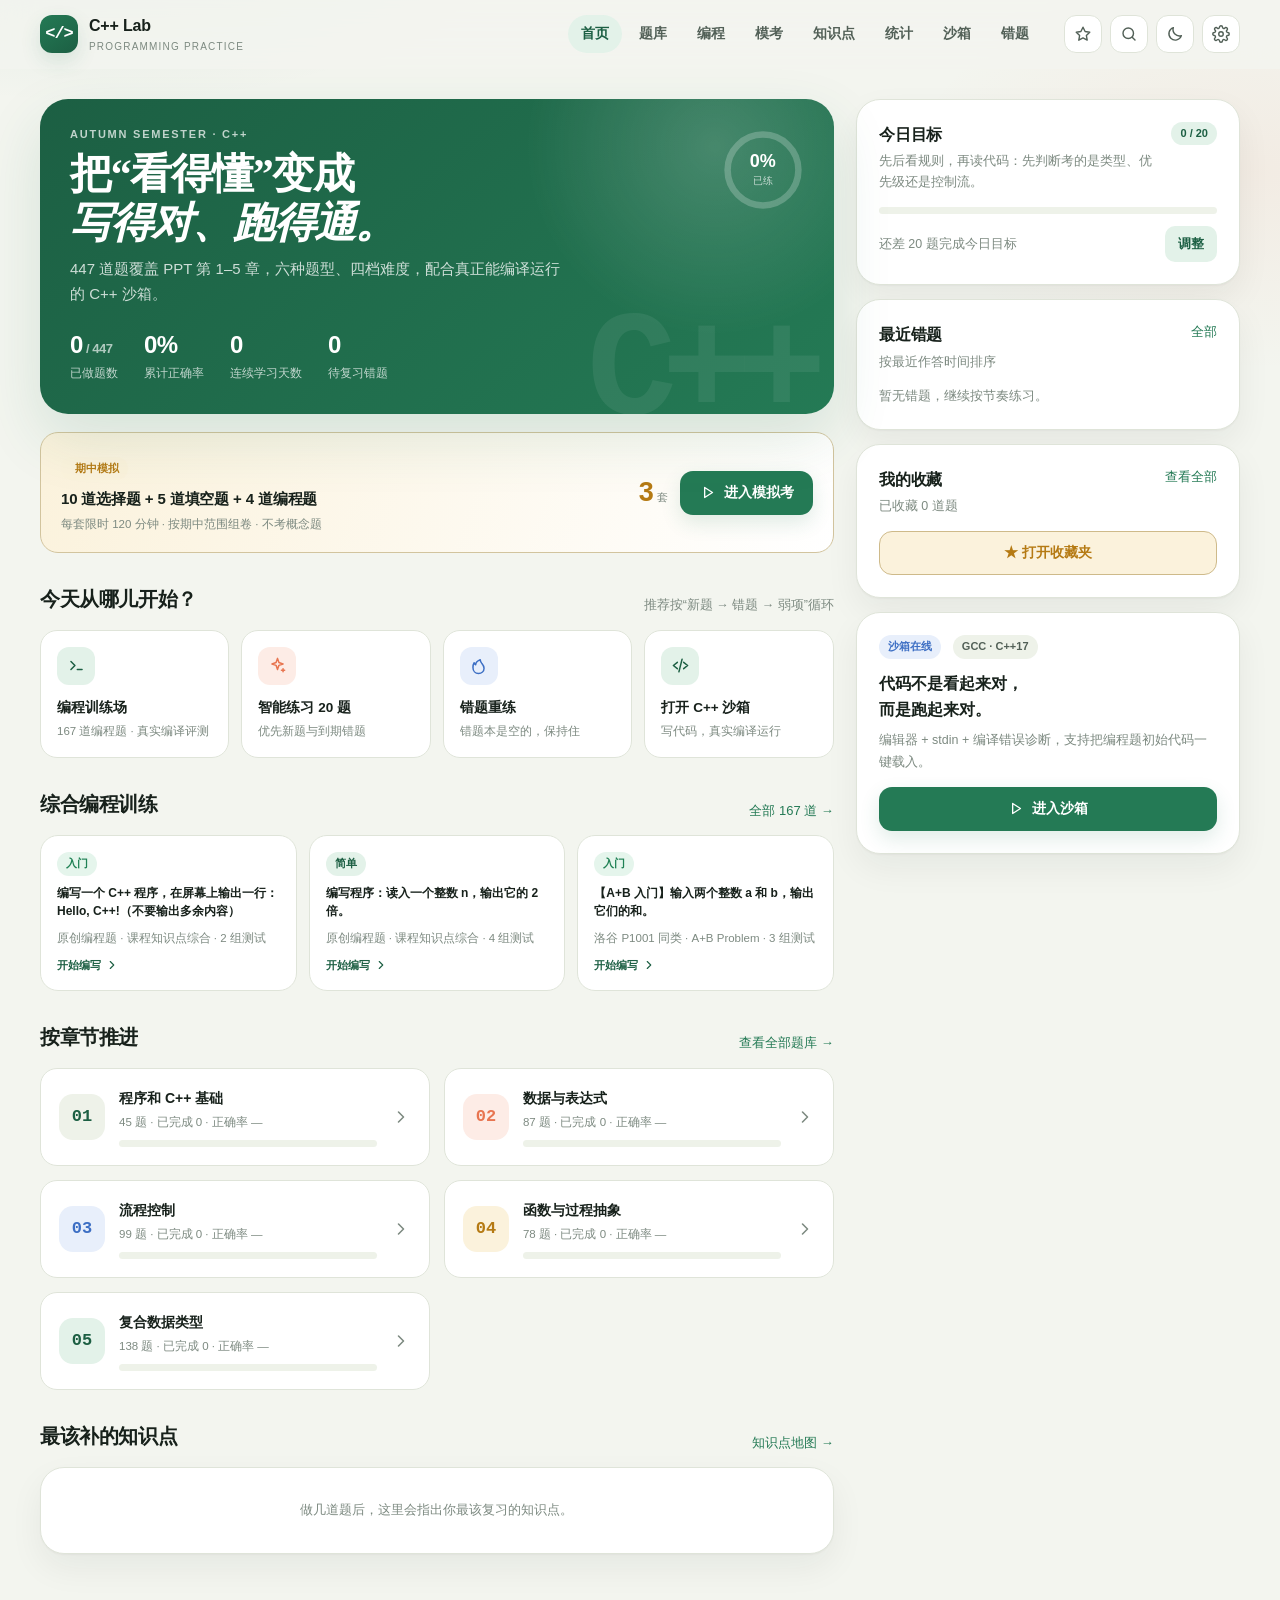
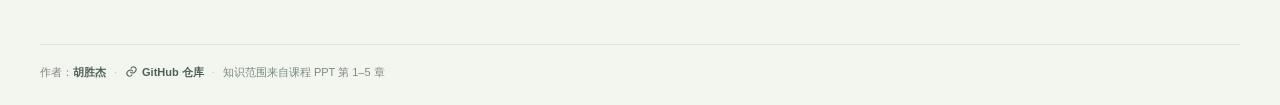
<file: index.html>
<!DOCTYPE html>
<html lang="zh-CN" data-theme="light">
<head>
  <meta charset="UTF-8">
  <meta name="viewport" content="width=device-width, initial-scale=1, viewport-fit=cover">
  <meta name="theme-color" content="#247a55">
  <meta name="description" content="C++ Lab · 程序设计在线练习场：447 道题覆盖课程 PPT 第 1–5 章，支持单选、多选、判断、填空、代码阅读、编程题和真实 C++ 编译沙箱。">
  <meta name="author" content="胡胜杰">
  <meta name="apple-mobile-web-app-capable" content="yes">
  <meta name="apple-mobile-web-app-status-bar-style" content="default">
  <title>C++ Lab · 程序设计练习场</title>
  <link rel="manifest" href="manifest.webmanifest">
  <link rel="apple-touch-icon" href="assets/icon.svg">
  <link rel="icon" href="assets/icon.svg" type="image/svg+xml">
  <link rel="stylesheet" href="assets/css/style.css">
</head>
<body>
  <a class="skip-link" href="#app">跳到主要内容</a>
  <div id="app"><div class="loading-screen"><div class="loader"></div></div></div>
  <noscript><div class="shell" style="padding:40px 0"><h1>C++ Lab 需要启用 JavaScript</h1><p>本站使用浏览器端脚本组织题库、判分与本地记录，请启用 JavaScript 后刷新。</p></div></noscript>
  <script src="data/knowledge.js"></script>
  <script src="data/downloads.js"></script>
  <script src="data/exams.js"></script>
  <script src="assets/js/utils.js"></script>
  <script src="assets/js/sandbox.js"></script>
  <script src="assets/js/app.js"></script>
</body>
</html>
</file>
<file: assets/css/style.css>
/* C++ Lab · 程序设计练习场 */
:root {
  --bg: #f3f5ef; --bg-deco: #e7ebdf; --surface: #ffffff; --surface-2: #f8f9f5; --surface-3: #eef2e9;
  --border: #dfe4d9; --border-strong: #c7cec0; --ink: #17211b; --ink-2: #526057; --ink-3: #7d8a81;
  --accent: #247a55; --accent-2: #1c5f43; --accent-soft: #e3f2e9; --accent-glow: rgba(36, 122, 85, .14);
  --coral: #e87550; --coral-soft: #fdece6; --blue: #3d6fc4; --blue-soft: #e8effb;
  --gold: #b57a13; --gold-soft: #fbf2dc; --bad: #c34848; --bad-soft: #fbeaea; --ok: #1f8154; --ok-soft: #e5f5ec;
  --radius-l: 24px; --radius: 17px; --radius-s: 11px;
  --shadow: 0 1px 2px rgba(24, 37, 29, .04), 0 14px 34px rgba(24, 37, 29, .06);
  --shadow-hover: 0 4px 6px rgba(24, 37, 29, .04), 0 20px 50px rgba(24, 37, 29, .11);
  --mono: ui-monospace, SFMono-Regular, "SF Mono", Menlo, Consolas, "Liberation Mono", monospace;
  --sans: -apple-system, BlinkMacSystemFont, "Segoe UI", "PingFang SC", "Hiragino Sans GB", "Microsoft YaHei", "Noto Sans SC", sans-serif;
  --serif: "Songti SC", "STSong", "Noto Serif SC", Georgia, serif;
  --nav-h: 68px; --ease: cubic-bezier(.2,.8,.2,1);
}
html[data-theme="dark"] {
  --bg: #0f1512; --bg-deco: #17211b; --surface: #161f1a; --surface-2: #1b261f; --surface-3: #223128;
  --border: #2a3a2f; --border-strong: #3d4e43; --ink: #edf3ed; --ink-2: #b1c0b6; --ink-3: #7d9185;
  --accent: #6ed5a4; --accent-2: #95e9c1; --accent-soft: #173527; --accent-glow: rgba(110, 213, 164, .17);
  --coral: #ff9271; --coral-soft: #3b2119; --blue: #8bb3ff; --blue-soft: #1c2c46;
  --gold: #e8bb64; --gold-soft: #362b16; --bad: #f08080; --bad-soft: #3a1d1d; --ok: #73d8a6; --ok-soft: #153424;
  --shadow: 0 1px 2px rgba(0,0,0,.25), 0 14px 34px rgba(0,0,0,.25);
  --shadow-hover: 0 4px 6px rgba(0,0,0,.25), 0 22px 60px rgba(0,0,0,.35);
}
* { box-sizing: border-box; }
html { scroll-behavior: smooth; }
body {
  margin: 0; min-height: 100vh; color: var(--ink); font: 15px/1.65 var(--sans); -webkit-text-size-adjust: 100%; -webkit-tap-highlight-color: transparent;
  background: radial-gradient(900px 500px at 8% -10%, var(--accent-glow), transparent 55%), radial-gradient(700px 400px at 98% 10%, rgba(232,117,80,.075), transparent 50%), var(--bg);
}
body::before { content: ""; position: fixed; inset: 0; pointer-events: none; opacity: .3; z-index: -1; background-image: radial-gradient(var(--border) .7px, transparent .7px); background-size: 18px 18px; mask-image: linear-gradient(to bottom, #000, transparent 70%); }
button, input, select, textarea { font: inherit; color: inherit; }
button { border: 0; background: none; cursor: pointer; }
a { color: var(--accent); text-decoration: none; }
a:hover { text-decoration: underline; }
h1,h2,h3,h4,p { margin: 0; } ul,ol { margin: 0; }
::selection { background: var(--accent); color: #fff; }
:focus-visible { outline: 3px solid var(--accent-glow); outline-offset: 2px; border-radius: 8px; }
.skip-link { position: fixed; left: 12px; top: -80px; z-index: 1000; background: var(--accent); color: #fff; padding: 10px 16px; border-radius: 8px; transition: top .2s; }
.skip-link:focus { top: 12px; }
.shell { width: min(1200px, calc(100% - 40px)); margin: 0 auto; }
.topnav { position: sticky; top: 0; z-index: 80; backdrop-filter: blur(16px); background: color-mix(in srgb, var(--bg) 82%, transparent); border-bottom: 1px solid transparent; transition: border-color .25s, box-shadow .25s; }
.topnav.scrolled { border-color: var(--border); box-shadow: 0 8px 28px rgba(20,30,24,.04); }
.topnav-inner { height: var(--nav-h); display: flex; align-items: center; gap: 22px; }
.brand { display: flex; align-items: center; gap: 11px; color: var(--ink); text-decoration: none; flex: 0 0 auto; }
.brand:hover { text-decoration: none; }
.brand-mark { width: 38px; height: 38px; border-radius: 12px; display: grid; place-items: center; background: linear-gradient(145deg, var(--accent), var(--accent-2)); color: #fff; font: 700 17px/1 var(--mono); letter-spacing: -1px; box-shadow: 0 8px 20px var(--accent-glow); }
html[data-theme="dark"] .brand-mark { color: #102117; }
.brand-name { font-weight: 760; font-size: 16px; letter-spacing: -.2px; }
.brand-sub { display: block; font-size: 10px; color: var(--ink-3); font-weight: 500; letter-spacing: .12em; text-transform: uppercase; }
.nav-links { display: flex; align-items: center; gap: 4px; margin-left: auto; }
.nav-link { padding: 8px 13px; border-radius: 999px; color: var(--ink-2); font-size: 13.5px; font-weight: 620; transition: background .18s, color .18s; }
.nav-link:hover { color: var(--ink); background: var(--surface-3); text-decoration: none; }
.nav-link.active { color: var(--accent-2); background: var(--accent-soft); }
.nav-actions { display: flex; align-items: center; gap: 8px; }
.icon-btn { width: 38px; height: 38px; border-radius: 12px; display: grid; place-items: center; color: var(--ink-2); border: 1px solid var(--border); background: var(--surface); transition: all .18s; }
.icon-btn:hover { color: var(--ink); border-color: var(--border-strong); transform: translateY(-1px); }
.icon-btn svg { width: 18px; height: 18px; }
.mobile-tabbar { display: none; }
.page { padding: 30px 0 90px; min-height: calc(100vh - var(--nav-h)); }
.page.narrow { max-width: 880px; margin: 0 auto; }
.fade-in { animation: fadeUp .45s var(--ease) both; }
@keyframes fadeUp { from { opacity: 0; transform: translateY(12px); } to { opacity: 1; transform: none; } }
@keyframes popIn { from { opacity: 0; transform: scale(.96); } to { opacity: 1; transform: none; } }
@keyframes spin { to { transform: rotate(360deg); } }
@keyframes slideIn { from { transform: translateX(100%); } }
@keyframes pulse { 50% { opacity: .3; } }
.kicker { color: var(--accent); font: 700 11px/1 var(--sans); letter-spacing: .16em; text-transform: uppercase; margin-bottom: 10px; }
.display { font-family: var(--serif); font-size: clamp(30px, 4.2vw, 52px); line-height: 1.14; letter-spacing: -.035em; font-weight: 700; }
.display em { font-style: normal; color: var(--accent); }
.lede { color: var(--ink-2); font-size: 16px; max-width: 660px; line-height: 1.75; }
.muted { color: var(--ink-3); } .small { font-size: 12.5px; } .tiny { font-size: 11.5px; } .mono { font-family: var(--mono); }
.row { display: flex; align-items: center; gap: 12px; } .row.wrap { flex-wrap: wrap; } .row.between { justify-content: space-between; }
.stack { display: flex; flex-direction: column; gap: 14px; }
.grid-2 { display: grid; grid-template-columns: repeat(2, minmax(0,1fr)); gap: 16px; }
.grid-3 { display: grid; grid-template-columns: repeat(3, minmax(0,1fr)); gap: 16px; }
.grid-4 { display: grid; grid-template-columns: repeat(4, minmax(0,1fr)); gap: 14px; }
.home-grid { display: grid; grid-template-columns: minmax(0,1.55fr) minmax(280px,.75fr); gap: 22px; align-items: start; }
.section-head { display: flex; align-items: end; justify-content: space-between; gap: 16px; margin: 30px 0 14px; }
.section-head h2 { font-size: 20px; letter-spacing: -.02em; }
.section-head .hint { color: var(--ink-3); font-size: 12.5px; }
.section-head a { font-size: 13px; }
.divider { height: 1px; background: var(--border); margin: 18px 0; }
.btn { display: inline-flex; align-items: center; justify-content: center; gap: 8px; min-height: 42px; padding: 10px 18px; border-radius: 13px; font-weight: 680; font-size: 13.5px; border: 1px solid transparent; transition: transform .16s var(--ease), box-shadow .16s, background .16s, color .16s, border-color .16s; white-space: nowrap; user-select: none; }
.btn svg { width: 17px; height: 17px; }
.btn:hover { transform: translateY(-1px); text-decoration: none; } .btn:active { transform: translateY(0); }
.btn:disabled { opacity: .45; cursor: not-allowed; transform: none; box-shadow: none; }
.btn-primary { background: var(--accent); color: #fff; box-shadow: 0 8px 20px var(--accent-glow); }
.btn-primary:hover { background: var(--accent-2); box-shadow: 0 12px 26px var(--accent-glow); }
html[data-theme="dark"] .btn-primary { color: #102117; }
.btn-ink { background: var(--ink); color: var(--surface); }
.btn-ghost { border-color: var(--border); background: var(--surface); color: var(--ink-2); }
.btn-ghost:hover { color: var(--ink); border-color: var(--border-strong); background: var(--surface-2); }
.btn-soft { background: var(--accent-soft); color: var(--accent-2); }
.btn-danger { background: var(--bad-soft); color: var(--bad); }
.btn-sm { min-height: 34px; padding: 7px 12px; border-radius: 10px; font-size: 12.5px; }
.btn-lg { min-height: 50px; padding: 13px 24px; border-radius: 15px; font-size: 14.5px; }
.btn-block { width: 100%; } .btn-icon { width: 42px; padding: 0; }
.pill { display: inline-flex; align-items: center; gap: 5px; padding: 4px 9px; border-radius: 999px; background: var(--surface-3); color: var(--ink-2); font-size: 11px; font-weight: 650; line-height: 1.4; white-space: nowrap; }
.pill.accent { background: var(--accent-soft); color: var(--accent-2); } .pill.coral { background: var(--coral-soft); color: var(--coral); }
.pill.blue { background: var(--blue-soft); color: var(--blue); } .pill.gold { background: var(--gold-soft); color: var(--gold); }
.pill.ok { background: var(--ok-soft); color: var(--ok); } .pill.bad { background: var(--bad-soft); color: var(--bad); }
.chip { display: inline-flex; align-items: center; gap: 6px; padding: 7px 12px; border-radius: 999px; border: 1px solid var(--border); color: var(--ink-2); background: var(--surface); font-size: 12px; font-weight: 600; transition: all .15s; white-space: nowrap; }
.chip:hover { border-color: var(--border-strong); color: var(--ink); } .chip.active { background: var(--ink); color: var(--surface); border-color: var(--ink); }
.chip .count { opacity: .65; font-variant-numeric: tabular-nums; }
.card { background: var(--surface); border: 1px solid var(--border); border-radius: var(--radius-l); box-shadow: var(--shadow); padding: 22px; }
.card.flat { box-shadow: none; }
.card.hoverable { transition: transform .2s var(--ease), box-shadow .2s, border-color .2s; }
.card.hoverable:hover { transform: translateY(-3px); box-shadow: var(--shadow-hover); border-color: var(--border-strong); }
.card-head { display: flex; align-items: flex-start; justify-content: space-between; gap: 16px; margin-bottom: 14px; }
.card-head h3 { font-size: 16px; letter-spacing: -.01em; } .card-head p { color: var(--ink-3); font-size: 12.5px; margin-top: 3px; }
.hero { position: relative; overflow: hidden; border-radius: 28px; padding: 30px; background: radial-gradient(circle at 85% 15%, rgba(255,255,255,.17), transparent 26%), linear-gradient(140deg, var(--accent-2), var(--accent)); color: #fff; box-shadow: 0 24px 60px var(--accent-glow); }
.hero::after { content: "C++"; position: absolute; right: 22px; bottom: -35px; font: 800 150px/1 var(--mono); color: rgba(255,255,255,.07); letter-spacing: -.1em; pointer-events: none; }
.hero h1 { font-family: var(--serif); font-size: clamp(26px,3.4vw,42px); line-height: 1.16; letter-spacing: -.03em; max-width: 520px; }
.hero p { color: rgba(255,255,255,.78); margin-top: 10px; max-width: 500px; }
html[data-theme="dark"] .hero { color: #102117; } html[data-theme="dark"] .hero p { color: rgba(16,33,23,.72); }
.hero-stats { display: flex; gap: 26px; flex-wrap: wrap; margin-top: 24px; position: relative; z-index: 1; }
.hero-stat b { display: block; font-size: 24px; line-height: 1.2; font-weight: 760; letter-spacing: -.02em; } .hero-stat span { font-size: 11.5px; opacity: .72; }
.ring { position: relative; width: 82px; height: 82px; flex: 0 0 auto; } .ring svg { transform: rotate(-90deg); }
.ring circle { fill: none; stroke-width: 7; } .ring .ring-bg { stroke: rgba(255,255,255,.22); } .ring .ring-fg { stroke: #fff; stroke-linecap: round; transition: stroke-dashoffset .7s var(--ease); }
html[data-theme="dark"] .ring .ring-bg { stroke: rgba(16,33,23,.16); } html[data-theme="dark"] .ring .ring-fg { stroke: #102117; }
.ring-label { position: absolute; inset: 0; display: grid; place-content: center; text-align: center; }
.ring-label b { font-size: 18px; line-height: 1; } .ring-label span { font-size: 9.5px; opacity: .7; margin-top: 3px; }
.stat-card { padding: 18px; border-radius: var(--radius); background: var(--surface); border: 1px solid var(--border); }
.stat-card .stat-label { color: var(--ink-3); font-size: 11.5px; font-weight: 600; }
.stat-card .stat-value { font-size: 26px; font-weight: 760; letter-spacing: -.03em; line-height: 1.25; margin-top: 4px; }
.stat-card .stat-value small { font-size: 12px; color: var(--ink-3); font-weight: 500; }
.stat-card .stat-sub { color: var(--ink-3); font-size: 11.5px; margin-top: 2px; }
.progress { height: 7px; background: var(--surface-3); border-radius: 999px; overflow: hidden; }
.progress > i { display: block; height: 100%; border-radius: inherit; background: linear-gradient(90deg, var(--accent), var(--coral)); transition: width .5s var(--ease); }
.progress.thin { height: 4px; } .progress.gold > i { background: linear-gradient(90deg, var(--gold), #e7b855); }
.chapter-grid { display: grid; grid-template-columns: repeat(2, minmax(0,1fr)); gap: 14px; }
.chapter-card { position: relative; display: grid; grid-template-columns: 46px 1fr auto; gap: 14px; align-items: center; padding: 18px; border: 1px solid var(--border); border-radius: var(--radius); background: var(--surface); text-align: left; color: var(--ink); transition: all .2s var(--ease); }
.chapter-card:hover { transform: translateY(-2px); border-color: var(--border-strong); box-shadow: var(--shadow-hover); text-decoration: none; }
.chapter-num { width: 46px; height: 46px; border-radius: 14px; display: grid; place-items: center; background: var(--surface-3); font: 700 17px/1 var(--mono); color: var(--accent-2); }
.chapter-card:nth-child(2) .chapter-num { background: var(--coral-soft); color: var(--coral); } .chapter-card:nth-child(3) .chapter-num { background: var(--blue-soft); color: var(--blue); }
.chapter-card:nth-child(4) .chapter-num { background: var(--gold-soft); color: var(--gold); } .chapter-card:nth-child(5) .chapter-num { background: var(--accent-soft); color: var(--accent-2); }
.chapter-title { font-weight: 700; font-size: 14px; } .chapter-meta { color: var(--ink-3); font-size: 11.5px; margin-top: 3px; }
.chapter-arrow { color: var(--ink-3); width: 20px; height: 20px; }
.topic-list { display: flex; flex-direction: column; }
.topic-row { display: grid; grid-template-columns: minmax(0,1fr) auto; align-items: center; gap: 12px; padding: 14px 0; border-bottom: 1px solid var(--border); }
.topic-row:last-child { border-bottom: 0; } .topic-row h4 { font-size: 13.5px; } .topic-row p { font-size: 11.5px; color: var(--ink-3); margin-top: 3px; }
.quick-grid { display: grid; grid-template-columns: repeat(3, minmax(0,1fr)); gap: 12px; }
.quick-card { text-align: left; padding: 16px; border: 1px solid var(--border); border-radius: var(--radius); background: var(--surface); transition: all .2s var(--ease); }
.quick-card:hover { transform: translateY(-2px); box-shadow: var(--shadow-hover); border-color: var(--border-strong); }
.quick-icon { width: 38px; height: 38px; border-radius: 12px; display: grid; place-items: center; margin-bottom: 12px; background: var(--accent-soft); color: var(--accent-2); }
.quick-card:nth-child(2) .quick-icon { background: var(--coral-soft); color: var(--coral); }
.quick-card:nth-child(3) .quick-icon { background: var(--blue-soft); color: var(--blue); }
.quick-icon svg { width: 19px; height: 19px; } .quick-title { font-weight: 700; font-size: 13.5px; } .quick-sub { color: var(--ink-3); font-size: 11.5px; margin-top: 3px; }
.filter-panel { padding: 16px; border: 1px solid var(--border); border-radius: var(--radius-l); background: var(--surface); box-shadow: var(--shadow); }
.filter-grid { display: grid; grid-template-columns: repeat(5, minmax(0,1fr)); gap: 10px; }
.field { display: flex; flex-direction: column; gap: 5px; }
.field > span { font-size: 10.5px; color: var(--ink-3); font-weight: 700; letter-spacing: .08em; text-transform: uppercase; }
.select, .input { width: 100%; min-height: 40px; padding: 8px 11px; border-radius: 10px; border: 1px solid var(--border); background: var(--surface-2); color: var(--ink); outline: none; transition: border-color .15s, box-shadow .15s; }
.select:focus, .input:focus { border-color: var(--accent); box-shadow: 0 0 0 3px var(--accent-glow); }
.search-box { position: relative; } .search-box svg { position: absolute; left: 12px; top: 50%; transform: translateY(-50%); width: 16px; height: 16px; color: var(--ink-3); pointer-events: none; }
.search-box .input { padding-left: 35px; }
.filter-foot { display: flex; align-items: center; justify-content: space-between; gap: 12px; margin-top: 14px; flex-wrap: wrap; }
.result-count { color: var(--ink-2); font-size: 13px; } .result-count b { color: var(--ink); font-size: 18px; }
.question-list { display: flex; flex-direction: column; gap: 10px; }
.q-list-item { display: grid; grid-template-columns: 42px minmax(0,1fr) auto; gap: 13px; align-items: center; padding: 14px 16px; border: 1px solid var(--border); border-radius: var(--radius); background: var(--surface); text-align: left; color: var(--ink); width: 100%; transition: all .16s; }
.q-list-item:hover { border-color: var(--accent); background: var(--surface-2); }
.q-index { font: 650 11px/1 var(--mono); color: var(--ink-3); }
.q-list-stem { font-size: 13.5px; font-weight: 600; display: -webkit-box; -webkit-line-clamp: 2; -webkit-box-orient: vertical; overflow: hidden; }
.q-list-meta { display: flex; align-items: center; gap: 6px; flex-wrap: wrap; margin-top: 5px; }
.q-status { width: 4px; height: 34px; border-radius: 999px; background: var(--border); }
.q-status.ok { background: var(--ok); } .q-status.bad { background: var(--bad); }
.quiz-top { display: flex; align-items: center; gap: 14px; margin-bottom: 14px; }
.quiz-progress { flex: 1; } .quiz-progress .track { height: 5px; border-radius: 999px; background: var(--surface-3); overflow: hidden; }
.quiz-progress .track i { display: block; height: 100%; background: var(--accent); border-radius: inherit; transition: width .35s var(--ease); }
.quiz-title { font-size: 14px; font-weight: 700; } .quiz-counter { font: 600 12px/1 var(--mono); color: var(--ink-3); }
.question-card { padding: 26px; }
.q-meta { display: flex; align-items: center; gap: 7px; flex-wrap: wrap; margin-bottom: 16px; }
.q-stem { font-size: 19px; line-height: 1.7; font-weight: 650; letter-spacing: -.015em; } .q-hint { color: var(--ink-3); font-size: 12.5px; margin-top: 8px; }
.code-block { margin: 17px 0; border-radius: 14px; overflow: hidden; border: 1px solid var(--border); background: #111814; color: #dbe9df; }
html[data-theme="dark"] .code-block { background: #0b100d; }
.code-bar { display: flex; align-items: center; gap: 6px; padding: 9px 13px; background: rgba(255,255,255,.04); border-bottom: 1px solid rgba(255,255,255,.07); }
.code-bar i { width: 8px; height: 8px; border-radius: 50%; background: #ff6b5f; } .code-bar i:nth-child(2) { background: #f7bd4c; } .code-bar i:nth-child(3) { background: #4ccf75; }
.code-bar span { margin-left: 7px; font: 600 10px/1 var(--mono); color: rgba(255,255,255,.48); letter-spacing: .1em; }
.code-block pre { margin: 0; padding: 15px 17px; overflow-x: auto; }
.code-block code { font: 12.8px/1.72 var(--mono); white-space: pre; tab-size: 4; }
.code-wrap { margin-top: 16px; }
.options { display: flex; flex-direction: column; gap: 9px; margin-top: 20px; }
.opt { display: grid; grid-template-columns: 28px minmax(0,1fr); gap: 11px; align-items: start; padding: 13px 15px; border: 1px solid var(--border); border-radius: 13px; text-align: left; color: var(--ink); background: var(--surface); transition: all .16s var(--ease); }
.opt:hover:not(:disabled) { border-color: var(--accent); background: var(--accent-soft); transform: translateX(2px); }
.opt:disabled { cursor: default; }
.opt-key { width: 27px; height: 27px; border-radius: 8px; background: var(--surface-3); display: grid; place-items: center; font: 700 11.5px/1 var(--mono); color: var(--ink-2); }
.opt-text { font-size: 14px; line-height: 1.6; padding-top: 2px; }
.opt.sel { border-color: var(--accent); background: var(--accent-soft); box-shadow: 0 0 0 2px var(--accent-glow); } .opt.sel .opt-key { background: var(--accent); color: #fff; }
.opt.correct { border-color: var(--ok); background: var(--ok-soft); } .opt.correct .opt-key { background: var(--ok); color: #fff; }
.opt.wrong { border-color: var(--bad); background: var(--bad-soft); } .opt.wrong .opt-key { background: var(--bad); color: #fff; }
.opt.missed { border-color: var(--ok); border-style: dashed; }
.judge-row { display: grid; grid-template-columns: 1fr 1fr; gap: 12px; margin-top: 20px; }
.judge-btn { padding: 24px; border-radius: 16px; border: 1px solid var(--border); background: var(--surface); font-weight: 700; font-size: 15px; transition: all .16s; }
.judge-btn:hover:not(:disabled) { border-color: var(--accent); background: var(--accent-soft); } .judge-btn.sel { border-color: var(--accent); background: var(--accent-soft); }
.judge-btn.correct { border-color: var(--ok); background: var(--ok-soft); } .judge-btn.wrong { border-color: var(--bad); background: var(--bad-soft); }
.fill-list { display: flex; flex-direction: column; gap: 12px; margin-top: 18px; }
.fill-row { display: flex; flex-direction: column; gap: 5px; } .fill-row label { font-size: 11px; color: var(--ink-3); font-weight: 700; }
.fill-input { min-height: 46px; padding: 10px 14px; border-radius: 12px; border: 1px solid var(--border); background: var(--surface-2); font-family: var(--mono); font-size: 14px; outline: none; }
.fill-input:focus { border-color: var(--accent); box-shadow: 0 0 0 3px var(--accent-glow); }
.fill-input.correct { border-color: var(--ok); background: var(--ok-soft); } .fill-input.wrong { border-color: var(--bad); background: var(--bad-soft); }
.fill-tip { margin-top: 12px; color: var(--ink-3); font-size: 11.5px; line-height: 1.7; }
.feedback { margin-top: 20px; border-radius: 16px; border: 1px solid var(--border); overflow: hidden; animation: fadeUp .3s var(--ease); }
.feedback.ok { border-color: color-mix(in srgb, var(--ok) 40%, var(--border)); } .feedback.bad { border-color: color-mix(in srgb, var(--bad) 40%, var(--border)); }
.feedback-head { display: flex; align-items: center; gap: 9px; padding: 13px 16px; font-weight: 750; font-size: 13px; }
.feedback.ok .feedback-head { background: var(--ok-soft); color: var(--ok); } .feedback.bad .feedback-head { background: var(--bad-soft); color: var(--bad); }
.feedback-head svg { width: 18px; height: 18px; }
.feedback-body { padding: 16px; font-size: 13.5px; line-height: 1.8; color: var(--ink-2); white-space: pre-wrap; }
.answer-line { margin-top: 10px; padding-top: 11px; border-top: 1px dashed var(--border); color: var(--ink); }
.source-line { margin-top: 11px; font-size: 11.5px; color: var(--ink-3); display: flex; gap: 6px; align-items: flex-start; }
.source-line svg { width: 13px; height: 13px; margin-top: 3px; flex: 0 0 auto; }
.quiz-actions { position: sticky; bottom: 14px; margin-top: 18px; display: flex; gap: 9px; padding: 10px; border: 1px solid var(--border); border-radius: 17px; background: color-mix(in srgb, var(--surface) 92%, transparent); backdrop-filter: blur(14px); box-shadow: var(--shadow); z-index: 20; }
.quiz-actions .spacer { flex: 1; } .quiz-actions .btn { min-height: 40px; }
.quiz-drawer { position: fixed; inset: 0; z-index: 120; display: none; } .quiz-drawer.open { display: block; }
.drawer-mask { position: absolute; inset: 0; background: rgba(0,0,0,.35); backdrop-filter: blur(2px); }
.drawer { position: absolute; right: 0; top: 0; bottom: 0; width: min(400px, 92vw); background: var(--surface); padding: 22px; overflow: auto; animation: slideIn .25s var(--ease); }
.drawer h3 { margin-bottom: 14px; }
.map-grid { display: grid; grid-template-columns: repeat(6, 1fr); gap: 8px; }
.map-btn { aspect-ratio: 1; border-radius: 10px; background: var(--surface-3); font: 650 11px/1 var(--mono); color: var(--ink-2); }
.map-btn.current { outline: 2px solid var(--accent); } .map-btn.ok { background: var(--ok-soft); color: var(--ok); } .map-btn.bad { background: var(--bad-soft); color: var(--bad); }
.sandbox-layout { display: grid; grid-template-columns: minmax(0,1.25fr) minmax(320px,.75fr); gap: 16px; align-items: start; }
.editor-card { padding: 0; overflow: hidden; }
.editor-head { display: flex; align-items: center; gap: 10px; padding: 12px 15px; border-bottom: 1px solid var(--border); background: var(--surface-2); }
.editor-dots { display: flex; gap: 5px; } .editor-dots i { width: 8px; height: 8px; border-radius: 50%; background: var(--border-strong); }
.editor-dots i:first-child { background: var(--coral); } .editor-dots i:nth-child(2) { background: var(--gold); } .editor-dots i:nth-child(3) { background: var(--ok); }
.editor-name { font: 600 11px/1 var(--mono); color: var(--ink-3); } .editor-tools { margin-left: auto; display: flex; gap: 6px; }
.editor-wrap { display: grid; grid-template-columns: 44px minmax(0,1fr); min-height: 380px; background: #111814; }
.line-nums { padding: 14px 0; color: #5d7063; font: 12.5px/1.72 var(--mono); text-align: right; user-select: none; border-right: 1px solid rgba(255,255,255,.06); overflow: hidden; }
.line-nums span { display: block; padding-right: 10px; }
.code-editor { width: 100%; min-height: 380px; padding: 14px 15px; border: 0; outline: none; resize: vertical; background: transparent; color: #dbe9df; font: 12.8px/1.72 var(--mono); tab-size: 4; white-space: pre; overflow: auto; caret-color: #7ce2ae; }
.stdin-area { width: 100%; min-height: 92px; padding: 12px 14px; border: 1px solid var(--border); border-radius: 11px; background: var(--surface-2); font-family: var(--mono); font-size: 12.5px; resize: vertical; outline: none; }
.console { margin-top: 16px; border-radius: 15px; border: 1px solid var(--border); overflow: hidden; background: #0b100d; color: #dbe9df; }
.console-head { display: flex; align-items: center; gap: 8px; padding: 9px 13px; border-bottom: 1px solid rgba(255,255,255,.07); font: 600 10.5px/1 var(--mono); color: rgba(255,255,255,.5); letter-spacing: .08em; }
.console-body { padding: 14px; min-height: 120px; max-height: 380px; overflow: auto; }
.console pre { margin: 0; white-space: pre-wrap; word-break: break-word; font: 12.3px/1.65 var(--mono); }
.console .meta-line { color: #82a18d; margin-bottom: 8px; } .console .err { color: #ff9c8e; } .console .ok { color: #83e6ad; } .console .warn { color: #f3cf7a; }
.status-dot { width: 7px; height: 7px; border-radius: 50%; background: #8da197; } .status-dot.running { background: var(--gold); animation: pulse 1s infinite; } .status-dot.ok { background: #6ce09a; } .status-dot.bad { background: #ff8f80; }
.sandbox-side { display: flex; flex-direction: column; gap: 14px; }
.example-grid { display: grid; grid-template-columns: repeat(2, minmax(0,1fr)); gap: 8px; }
.example-btn { padding: 9px 10px; border-radius: 10px; border: 1px solid var(--border); background: var(--surface-2); font-size: 11.5px; text-align: left; transition: all .15s; }
.example-btn:hover { border-color: var(--accent); color: var(--accent-2); }
.api-note { padding: 13px 14px; border-radius: 13px; background: var(--gold-soft); color: var(--gold); font-size: 11.5px; line-height: 1.7; }
.prog-tests { display: flex; flex-direction: column; gap: 8px; margin-top: 12px; }
.test-row { display: flex; align-items: center; gap: 8px; padding: 9px 11px; border-radius: 9px; background: var(--surface-2); border: 1px solid var(--border); font-size: 11.5px; }
.test-row .test-name { font-weight: 700; } .test-row .test-detail { color: var(--ink-3); margin-left: auto; }
.test-row.pass { border-color: var(--ok); background: var(--ok-soft); } .test-row.fail { border-color: var(--bad); background: var(--bad-soft); }
.data-table { width: 100%; border-collapse: collapse; font-size: 12.5px; }
.data-table th { text-align: left; color: var(--ink-3); font-size: 10.5px; text-transform: uppercase; letter-spacing: .08em; padding: 8px 10px; border-bottom: 1px solid var(--border); }
.data-table td { padding: 10px; border-bottom: 1px solid var(--border); } .data-table tr:last-child td { border-bottom: 0; }
.bar-row { display: grid; grid-template-columns: 118px minmax(0,1fr) 88px; gap: 11px; align-items: center; padding: 8px 0; }
.bar-row .bar-name { font-size: 12px; color: var(--ink-2); overflow: hidden; text-overflow: ellipsis; white-space: nowrap; }
.bar-row .bar-track { height: 7px; border-radius: 999px; background: var(--surface-3); overflow: hidden; }
.bar-row .bar-track i { display: block; height: 100%; border-radius: inherit; background: var(--accent); transition: width .5s var(--ease); }
.bar-row .bar-val { font: 600 11px/1 var(--mono); color: var(--ink-3); text-align: right; }
.heatmap { display: grid; grid-template-columns: 100px repeat(4, 1fr); gap: 7px; align-items: center; }
.heat-cell { border-radius: 8px; padding: 9px 8px; text-align: center; font: 650 11px/1.3 var(--mono); background: var(--surface-3); color: var(--ink-3); }
.heat-cell.has { background: var(--accent-soft); color: var(--accent-2); } .heat-cell.high { background: var(--accent); color: #fff; }
.heat-head { font-size: 10px; color: var(--ink-3); text-align: center; font-weight: 700; }
.week-chart { display: grid; grid-template-columns: repeat(7, 1fr); gap: 8px; align-items: end; min-height: 150px; }
.day-col { display: flex; flex-direction: column; align-items: center; gap: 7px; height: 100%; justify-content: flex-end; }
.day-bar { width: 100%; max-width: 28px; border-radius: 7px 7px 3px 3px; background: var(--accent-soft); min-height: 4px; transition: height .4s var(--ease); position: relative; }
.day-bar.has { background: linear-gradient(to top, var(--accent), var(--accent-2)); }
.day-label { font-size: 10px; color: var(--ink-3); } .day-count { font: 600 10px/1 var(--mono); color: var(--ink-3); }
.knowledge-grid { display: grid; grid-template-columns: repeat(2, minmax(0,1fr)); gap: 14px; }
.k-card { padding: 20px; border: 1px solid var(--border); border-radius: var(--radius); background: var(--surface); }
.k-card h3 { font-size: 15px; } .k-card .k-meta { color: var(--ink-3); font-size: 11.5px; margin: 4px 0 11px; }
.k-card p { font-size: 12.5px; color: var(--ink-2); line-height: 1.7; }
.k-points { margin: 12px 0 0; padding-left: 18px; color: var(--ink-2); font-size: 12px; line-height: 1.8; }
.k-warn { margin-top: 11px; padding: 10px 12px; border-left: 3px solid var(--coral); background: var(--coral-soft); border-radius: 0 9px 9px 0; color: var(--coral); font-size: 11.5px; line-height: 1.65; }
.k-foot { display: flex; align-items: center; justify-content: space-between; gap: 10px; margin-top: 15px; padding-top: 12px; border-top: 1px solid var(--border); }
.seg { display: flex; gap: 4px; padding: 4px; background: var(--surface-3); border-radius: 12px; overflow-x: auto; scrollbar-width: none; }
.seg::-webkit-scrollbar { display: none; }
.seg button { padding: 7px 12px; border-radius: 9px; font-size: 12px; color: var(--ink-3); font-weight: 650; white-space: nowrap; }
.seg button.active { background: var(--surface); color: var(--ink); box-shadow: 0 1px 4px rgba(0,0,0,.06); }
.empty { text-align: center; padding: 48px 20px; color: var(--ink-3); }
.empty-ic { width: 56px; height: 56px; border-radius: 18px; display: grid; place-items: center; background: var(--surface-3); margin: 0 auto 13px; color: var(--ink-3); }
.empty-ic svg { width: 26px; height: 26px; } .empty h3 { color: var(--ink-2); font-size: 15px; margin-bottom: 4px; } .empty p { font-size: 12.5px; }
.loading-screen { min-height: 70vh; display: grid; place-items: center; }
.loader { width: 38px; height: 38px; border: 3px solid var(--border); border-top-color: var(--accent); border-radius: 50%; animation: spin .8s linear infinite; }
.toast { position: fixed; left: 50%; bottom: 86px; transform: translate(-50%, 20px); z-index: 300; padding: 11px 18px; background: var(--ink); color: var(--surface); border-radius: 999px; font-size: 12.5px; font-weight: 650; opacity: 0; pointer-events: none; transition: all .25s var(--ease); box-shadow: var(--shadow-hover); max-width: min(520px,90vw); text-align: center; }
.toast.show { opacity: 1; transform: translate(-50%, 0); }
.modal-backdrop { position: fixed; inset: 0; z-index: 250; background: rgba(10,16,12,.45); backdrop-filter: blur(3px); display: grid; place-items: center; padding: 20px; }
.modal { width: min(620px,100%); max-height: 84vh; overflow: auto; background: var(--surface); border-radius: 22px; padding: 24px; box-shadow: 0 30px 80px rgba(0,0,0,.28); animation: popIn .2s var(--ease); }
.modal h2 { font-size: 20px; margin-bottom: 8px; } .modal-close { margin-left: auto; }
.modal-grid { display: grid; grid-template-columns: repeat(2, minmax(0,1fr)); gap: 10px; }
kbd { display: inline-block; min-width: 22px; padding: 2px 6px; border: 1px solid var(--border-strong); border-bottom-width: 2px; border-radius: 5px; background: var(--surface-2); font: 600 10px/1.4 var(--mono); color: var(--ink-2); text-align: center; }
.set-row { display: flex; align-items: center; justify-content: space-between; gap: 18px; padding: 15px 0; border-bottom: 1px solid var(--border); }
.set-row:last-child { border-bottom: 0; } .set-label b { display: block; font-size: 13.5px; } .set-label span { display: block; color: var(--ink-3); font-size: 11.5px; margin-top: 3px; }
.switch { width: 44px; height: 26px; border-radius: 999px; background: var(--surface-3); border: 1px solid var(--border); position: relative; flex: 0 0 auto; transition: background .2s; }
.switch::after { content: ""; position: absolute; width: 20px; height: 20px; left: 2px; top: 2px; border-radius: 50%; background: var(--surface); box-shadow: 0 1px 4px rgba(0,0,0,.15); transition: transform .2s var(--ease); }
.switch.on { background: var(--accent); border-color: var(--accent); } .switch.on::after { transform: translateX(18px); background: #fff; }
.footer-note { margin-top: 40px; padding-top: 18px; border-top: 1px solid var(--border); color: var(--ink-3); font-size: 11px; display: flex; justify-content: space-between; gap: 14px; flex-wrap: wrap; }
@media (max-width: 1020px) { .home-grid { grid-template-columns: 1fr; } .sandbox-layout { grid-template-columns: 1fr; } .filter-grid { grid-template-columns: repeat(3,minmax(0,1fr)); } }
@media (max-width: 820px) {
  :root { --nav-h: 60px; } .shell { width: calc(100% - 28px); } .nav-links { display: none; }
  .nav-actions .icon-btn[data-nav="settings"] { display: none; } .page { padding-top: 20px; padding-bottom: 110px; }
  .mobile-tabbar { display: flex; position: fixed; left: 0; right: 0; bottom: 0; z-index: 90; padding: 7px 8px calc(7px + env(safe-area-inset-bottom)); background: color-mix(in srgb, var(--surface) 92%, transparent); backdrop-filter: blur(18px); border-top: 1px solid var(--border); }
  .mobile-tabbar button { flex: 1; display: flex; flex-direction: column; align-items: center; gap: 3px; padding: 5px 2px; border-radius: 10px; color: var(--ink-3); font-size: 9.5px; font-weight: 600; }
  .mobile-tabbar button svg { width: 20px; height: 20px; } .mobile-tabbar button.active { color: var(--accent); background: var(--accent-soft); }
  .hero { padding: 24px; border-radius: 22px; } .hero-stats { gap: 18px; } .hero-stat b { font-size: 21px; }
  .grid-3, .grid-4 { grid-template-columns: repeat(2,minmax(0,1fr)); } .chapter-grid, .knowledge-grid { grid-template-columns: 1fr; }
  .quick-grid { grid-template-columns: 1fr; } .question-card { padding: 20px; } .q-stem { font-size: 17px; } .quiz-actions { bottom: 76px; }
  .filter-grid { grid-template-columns: repeat(2,minmax(0,1fr)); } .bar-row { grid-template-columns: 96px minmax(0,1fr) 72px; } .heatmap { grid-template-columns: 80px repeat(4,1fr); }
}
@media (max-width: 520px) {
  .shell { width: calc(100% - 20px); } .page { padding-top: 14px; } .card { padding: 17px; border-radius: 19px; }
  .grid-2, .grid-3, .grid-4 { grid-template-columns: 1fr; } .filter-grid { grid-template-columns: 1fr; }
  .section-head { margin-top: 22px; } .section-head h2 { font-size: 18px; } .hero { padding: 22px 18px; }
  .ring { width: 64px; height: 64px; } .ring-label b { font-size: 12px; } .ring-label span { font-size: 8px; }
  .quiz-top { flex-wrap: wrap; } .quiz-progress { order: 3; flex-basis: 100%; } .question-card { padding: 16px; } .q-stem { font-size: 16px; }
  .opt { padding: 11px 12px; } .quiz-actions { flex-wrap: wrap; bottom: 72px; padding: 8px; } .quiz-actions .btn { flex: 1; } .quiz-actions .spacer { display: none; }
  .editor-wrap { min-height: 300px; grid-template-columns: 36px minmax(0,1fr); } .code-editor { min-height: 300px; font-size: 12px; } .line-nums { font-size: 12px; }
  .bar-row { grid-template-columns: 80px minmax(0,1fr); } .bar-row .bar-val { grid-column: 2; text-align: left; }
  .heatmap { grid-template-columns: 64px repeat(4,1fr); gap: 5px; } .heat-cell { padding: 7px 4px; font-size: 10px; }
  .modal { padding: 18px; } .modal-grid { grid-template-columns: 1fr; }
}
@media (prefers-reduced-motion: reduce) { *,*::before,*::after { animation-duration: .001ms !important; transition-duration: .001ms !important; scroll-behavior: auto !important; } }
html[data-motion="off"] *, html[data-motion="off"] *::before, html[data-motion="off"] *::after { animation-duration: .001ms !important; transition-duration: .001ms !important; scroll-behavior: auto !important; }
.section-head { flex-wrap: wrap; }
@media (max-width: 520px) { .section-head .hint { display: none; } }
.sandbox-layout > *, .grid-2 > *, .grid-3 > *, .grid-4 > *, .home-grid > * { min-width: 0; }
.editor-head, .editor-tools { flex-wrap: wrap; }
.code-editor, .stdin-area, .input, .select { min-width: 0; }
@media (max-width: 520px) {
  .editor-head { align-items: flex-start; }
  .editor-tools { width: 100%; margin-left: 0; }
  .editor-tools .btn { flex: 1; }
}
/* 统一页面留白与内容宽度 */
.page { width: min(1200px, calc(100% - 48px)); margin: 0 auto; }
.page-content { width: 100%; }
.page-content.narrow { max-width: 920px; margin: 0 auto; }
html { color-scheme: light; }
html[data-theme="dark"] { color-scheme: dark; }
.card { transition: border-color .18s, box-shadow .18s, transform .18s; }
.display { max-width: 820px; }
@media (max-width: 820px) {
  .page { width: calc(100% - 28px); }
  .page-content.narrow { max-width: none; }
}
@media (max-width: 520px) {
  .page { width: calc(100% - 24px); }
  .display { font-size: clamp(25px, 8vw, 34px); }
  .lede { font-size: 14px; line-height: 1.7; }
  .card { padding: 16px; }
}
/* 编程训练场 */
.quick-grid.four { grid-template-columns: repeat(4, minmax(0,1fr)); }
.prog-hero { display:grid; grid-template-columns:minmax(0,1.4fr) minmax(260px,.6fr); gap:24px; align-items:stretch; padding:30px; border:1px solid var(--border); border-radius:28px; background:linear-gradient(135deg,var(--surface),var(--surface-2)); box-shadow:var(--shadow); position:relative; overflow:hidden; }
.prog-hero::before { content:"{ }"; position:absolute; right:30px; top:-20px; font:800 140px/1 var(--mono); color:var(--accent-soft); pointer-events:none; }
.prog-hero .display { font-size:clamp(30px,4.2vw,50px); }
.prog-stats-card { position:relative; z-index:1; align-self:center; padding:22px; border-radius:22px; background:var(--accent-soft); border:1px solid color-mix(in srgb,var(--accent) 20%,var(--border)); }
.prog-stat-main b { font-size:42px; line-height:1; letter-spacing:-.04em; color:var(--accent-2); }
.prog-stat-main span { color:var(--ink-2); font-size:12px; margin-left:5px; }
.prog-stat-grid { display:grid; grid-template-columns:repeat(2,1fr); gap:12px; margin-top:18px; }
.prog-stat-grid b { display:block; font-size:19px; line-height:1.2; }
.prog-stat-grid span { display:block; color:var(--ink-3); font-size:10.5px; margin-top:2px; }
.track-grid { display:grid; grid-template-columns:repeat(5,minmax(0,1fr)); gap:10px; }
.track-card { display:flex; flex-direction:column; align-items:flex-start; gap:10px; text-align:left; padding:16px; border:1px solid var(--border); border-radius:16px; background:var(--surface); transition:all .18s var(--ease); }
.track-card:hover { border-color:var(--accent); transform:translateY(-2px); box-shadow:var(--shadow-hover); }
.track-card .quick-icon { margin:0; width:34px; height:34px; }
.track-card b { display:block; font-size:12.5px; line-height:1.4; }
.track-card span { display:block; color:var(--ink-3); font-size:10.5px; line-height:1.55; margin-top:4px; }
.track-card .chapter-arrow { margin-top:auto; align-self:flex-end; }
.prog-list { display:grid; grid-template-columns:repeat(2,minmax(0,1fr)); gap:12px; }
.prog-card { display:flex; flex-direction:column; text-align:left; padding:18px; border:1px solid var(--border); border-radius:18px; background:var(--surface); color:var(--ink); transition:all .18s var(--ease); min-height:190px; }
.prog-card:hover { border-color:var(--accent); box-shadow:var(--shadow-hover); transform:translateY(-2px); }
.prog-card-top { display:flex; align-items:center; gap:6px; flex-wrap:wrap; margin-bottom:11px; }
.prog-card h3 { font-size:13.5px; line-height:1.6; display:-webkit-box; -webkit-line-clamp:3; -webkit-box-orient:vertical; overflow:hidden; }
.prog-origin { display:flex; align-items:center; gap:5px; flex-wrap:wrap; margin-top:10px; color:var(--ink-3); font-size:10.5px; }
.prog-origin svg { width:12px; height:12px; color:var(--accent); }
.prog-card-foot { display:flex; align-items:center; justify-content:space-between; gap:8px; margin-top:auto; padding-top:14px; border-top:1px solid var(--border); }
.prog-go { display:inline-flex; align-items:center; gap:4px; color:var(--accent-2); font-size:11px; font-weight:700; }
.prog-go svg { width:14px; height:14px; }
.home-prog-strip { display:grid; grid-template-columns:repeat(3,minmax(0,1fr)); gap:12px; }
.home-prog-card { position:relative; display:flex; flex-direction:column; text-align:left; gap:8px; padding:16px; border:1px solid var(--border); border-radius:18px; background:var(--surface); color:var(--ink); transition:all .18s var(--ease); min-height:145px; }
.home-prog-card:hover { border-color:var(--accent); box-shadow:var(--shadow-hover); transform:translateY(-2px); }
.home-prog-card h4 { font-size:12px; line-height:1.55; font-weight:650; display:-webkit-box; -webkit-line-clamp:2; -webkit-box-orient:vertical; overflow:hidden; }
.home-prog-card .prog-go { margin-top:auto; }
@media (max-width: 1020px) { .quick-grid.four { grid-template-columns:repeat(2,minmax(0,1fr)); } .track-grid { grid-template-columns:repeat(3,minmax(0,1fr)); } .prog-hero { grid-template-columns:1fr; } }
@media (max-width: 820px) { .prog-list { grid-template-columns:1fr; } .home-prog-strip { grid-template-columns:1fr; } .track-grid { grid-template-columns:repeat(2,minmax(0,1fr)); } }
@media (max-width: 520px) { .quick-grid.four { grid-template-columns:1fr; } .prog-hero { padding:20px; border-radius:22px; } .track-grid { grid-template-columns:1fr; } .prog-card { min-height:0; } }
@media (max-width: 820px) { .page { width: calc(100% - 28px); } }
@media (max-width: 520px) { .page { width: calc(100% - 28px); } .quick-grid.four { grid-template-columns: repeat(2, minmax(0,1fr)); } .quick-grid.four .quick-card { padding: 13px; } }
/* 站点页脚：作者与仓库 */
.site-footer { padding: 0 0 24px; color: var(--ink-3); }
.site-footer-inner { width: min(1200px, calc(100% - 48px)); margin: 0 auto; padding-top: 18px; border-top: 1px solid var(--border); display: flex; align-items: center; gap: 8px; flex-wrap: wrap; font-size: 11px; }
.site-footer-inner b { color: var(--ink-2); font-weight: 650; }
.site-footer-inner a { display: inline-flex; align-items: center; gap: 4px; color: var(--ink-2); text-decoration: none; font-weight: 600; }
.site-footer-inner a:hover { color: var(--accent); text-decoration: none; }
.site-footer-inner svg { width: 13px; height: 13px; }
.footer-dot { opacity: .45; }
@media (max-width: 820px) {
  .site-footer { padding-bottom: 88px; }
  .site-footer-inner { width: calc(100% - 28px); font-size: 10.5px; }
}
@media (max-width: 520px) {
  .site-footer { padding-bottom: 86px; }
  .site-footer-inner { width: calc(100% - 28px); }
  .footer-dot { display: none; }
  .site-footer-inner { gap: 6px 10px; flex-direction: column; align-items: flex-start; }
}
/* 判题成功/失败反馈更醒目 */
.toast.ok { background: var(--ok); color: #fff; box-shadow: 0 10px 32px color-mix(in srgb, var(--ok) 38%, transparent); }
.toast.bad { background: var(--bad); color: #fff; box-shadow: 0 10px 32px color-mix(in srgb, var(--bad) 30%, transparent); }
.feedback.ok { box-shadow: 0 0 0 3px color-mix(in srgb, var(--ok) 16%, transparent), var(--shadow); animation: successPop .5s var(--ease); }
.feedback.ok .feedback-head { font-size: 14.5px; letter-spacing: .01em; }
.feedback.ok .feedback-head svg { width: 21px; height: 21px; stroke-width: 2.4; }
.feedback.ok .feedback-head::after { content: "继续保持"; margin-left: auto; font-size: 10.5px; font-weight: 600; opacity: .72; }
@keyframes successPop { 0% { transform: scale(.985); } 55% { transform: scale(1.006); } 100% { transform: scale(1); } }
/* 移动端保留设置入口（顶部齿轮） */
@media (max-width: 820px) {
  .nav-actions .icon-btn[data-nav="settings"] { display: grid; }
  .nav-actions { gap: 6px; }
}
@media (max-width: 420px) {
  .brand-sub { display: none; }
  .brand-name { font-size: 15px; }
  .nav-actions .icon-btn { width: 35px; height: 35px; }
}
/* 参考解换行与复制 */
.code-copy { margin-left: auto; display: inline-flex; align-items: center; gap: 4px; padding: 4px 8px; border: 1px solid rgba(255,255,255,.16); border-radius: 7px; background: rgba(255,255,255,.06); color: rgba(255,255,255,.72); font-size: 10px; font-weight: 600; transition: all .15s; }
.code-copy:hover { color: #fff; background: rgba(255,255,255,.12); border-color: rgba(255,255,255,.28); }
.code-copy svg { width: 12px; height: 12px; }
.code-block pre code { white-space: pre; }
/* 多选筛选 */
.multi-filter-bar { display:grid; grid-template-columns:repeat(5,minmax(0,1fr)); gap:9px; }
.filter-trigger { display:flex; flex-direction:column; align-items:flex-start; gap:3px; padding:10px 12px; border:1px solid var(--border); border-radius:11px; background:var(--surface-2); text-align:left; transition:all .15s; position:relative; }
.filter-trigger:hover { border-color:var(--accent); background:var(--accent-soft); }
.filter-trigger span { color:var(--ink-3); font-size:10px; font-weight:700; letter-spacing:.08em; }
.filter-trigger b { font-size:11.5px; color:var(--ink-2); font-weight:650; padding-right:12px; }
.filter-trigger i { position:absolute; right:10px; bottom:10px; font-style:normal; color:var(--ink-3); font-size:10px; }
.filter-modal-actions { display:flex; gap:7px; flex-wrap:wrap; margin-bottom:12px; }
.filter-options { display:grid; grid-template-columns:repeat(2,minmax(0,1fr)); gap:4px; max-height:46vh; overflow:auto; padding:3px; }
.filter-option { display:flex; align-items:flex-start; gap:8px; padding:8px 10px; border:1px solid transparent; border-radius:9px; font-size:12.5px; color:var(--ink-2); cursor:pointer; }
.filter-option:hover { background:var(--surface-2); border-color:var(--border); }
.filter-option input { accent-color:var(--accent); width:15px; height:15px; margin-top:2px; flex:0 0 auto; }
@media (max-width:820px){ .multi-filter-bar { grid-template-columns:repeat(2,minmax(0,1fr)); } .multi-filter-bar .filter-trigger:last-child { grid-column:1/-1; } }
@media (max-width:520px){ .multi-filter-bar { grid-template-columns:repeat(2,minmax(0,1fr)); gap:7px; } .filter-options { grid-template-columns:1fr; } }
/* 期中模拟考 */
.exam-banner { display:flex; align-items:center; justify-content:space-between; gap:18px; flex-wrap:wrap; margin-top:18px; padding:18px 20px; border:1px solid color-mix(in srgb,var(--gold) 30%,var(--border)); border-radius:18px; background:linear-gradient(110deg,var(--gold-soft),var(--surface)); }
.exam-banner h3 { font-size:15px; margin-top:7px; letter-spacing:-.01em; }
.exam-banner p { color:var(--ink-3); font-size:11.5px; margin-top:3px; }
.exam-num { font-size:27px; font-weight:780; color:var(--gold); line-height:1; }
.exam-num small { font-size:11px; font-weight:500; color:var(--ink-3); }
.exam-info { display:flex; flex-direction:column; gap:16px; padding:30px; background:linear-gradient(135deg,var(--surface),var(--gold-soft)); }
.exam-info .display { max-width:760px; }
.exam-info-mark { width:48px; height:48px; border-radius:15px; background:var(--gold-soft); color:var(--gold); display:grid; place-items:center; }
.exam-info-mark svg { width:24px; height:24px; }
.exam-facts { display:flex; gap:8px; flex-wrap:wrap; }
.exam-grid { display:grid; grid-template-columns:repeat(3,minmax(0,1fr)); gap:14px; }
.exam-card h3 { font-size:17px; margin-top:14px; letter-spacing:-.02em; }
.exam-card > p { color:var(--ink-3); font-size:12px; line-height:1.65; margin-top:6px; min-height:40px; }
.exam-paper-meta { display:flex; gap:7px; flex-wrap:wrap; margin-top:18px; padding-top:13px; border-top:1px solid var(--border); }
.exam-paper-meta span { padding:5px 8px; border-radius:8px; background:var(--surface-2); color:var(--ink-3); font-size:10.5px; }
.exam-paper-meta b { color:var(--ink); }
.exam-card-foot { display:flex; align-items:center; justify-content:space-between; gap:10px; margin-top:15px; }
.exam-rules { margin-top:18px; }
.exam-rules ul { margin-top:9px; padding-left:19px; color:var(--ink-2); font-size:12px; line-height:1.85; }
.exam-clock { font:700 13px/1 var(--mono); color:var(--ink); background:var(--gold-soft); border:1px solid color-mix(in srgb,var(--gold) 35%,var(--border)); padding:9px 11px; border-radius:10px; letter-spacing:.03em; white-space:nowrap; }
.exam-clock.low { color:var(--bad); background:var(--bad-soft); border-color:var(--bad); }
.exam-saved { display:flex; align-items:center; gap:7px; margin-top:16px; padding:10px 13px; border-radius:11px; background:var(--ok-soft); color:var(--ok); font-size:12px; font-weight:650; }
.exam-saved svg { width:16px; height:16px; }
.map-btn.saved { background:var(--accent-soft); color:var(--accent-2); }
.exam-result-grid { display:grid; grid-template-columns:repeat(3,1fr); gap:8px; }
.exam-result-grid > div { text-align:center; padding:12px 6px; border-radius:11px; background:var(--surface-2); }
.exam-result-grid b { display:block; font-size:19px; color:var(--accent-2); }
.exam-result-grid span { display:block; color:var(--ink-3); font-size:10.5px; margin-top:3px; }
.btn-fav { border-color:color-mix(in srgb,var(--gold) 40%,var(--border)); color:var(--gold); background:var(--gold-soft); }
.btn-fav:hover { border-color:var(--gold); background:color-mix(in srgb,var(--gold-soft) 75%,var(--surface)); }
.btn-fav.on { background:var(--gold); border-color:var(--gold); color:#fff; box-shadow:0 4px 14px color-mix(in srgb,var(--gold) 28%,transparent); }
@media (max-width:820px) { .exam-grid { grid-template-columns:1fr; } .exam-info { padding:22px; } }
@media (max-width:520px) { .exam-banner { align-items:flex-start; } .exam-banner .row { width:100%; justify-content:space-between; } .exam-clock { font-size:11px; padding:7px 8px; } .exam-actions .btn { flex:1; } }
.exam-active { margin-top:14px; border-color:color-mix(in srgb,var(--gold) 35%,var(--border)); background:var(--gold-soft); }
.exam-active h3 { font-size:16px; }
</file>
